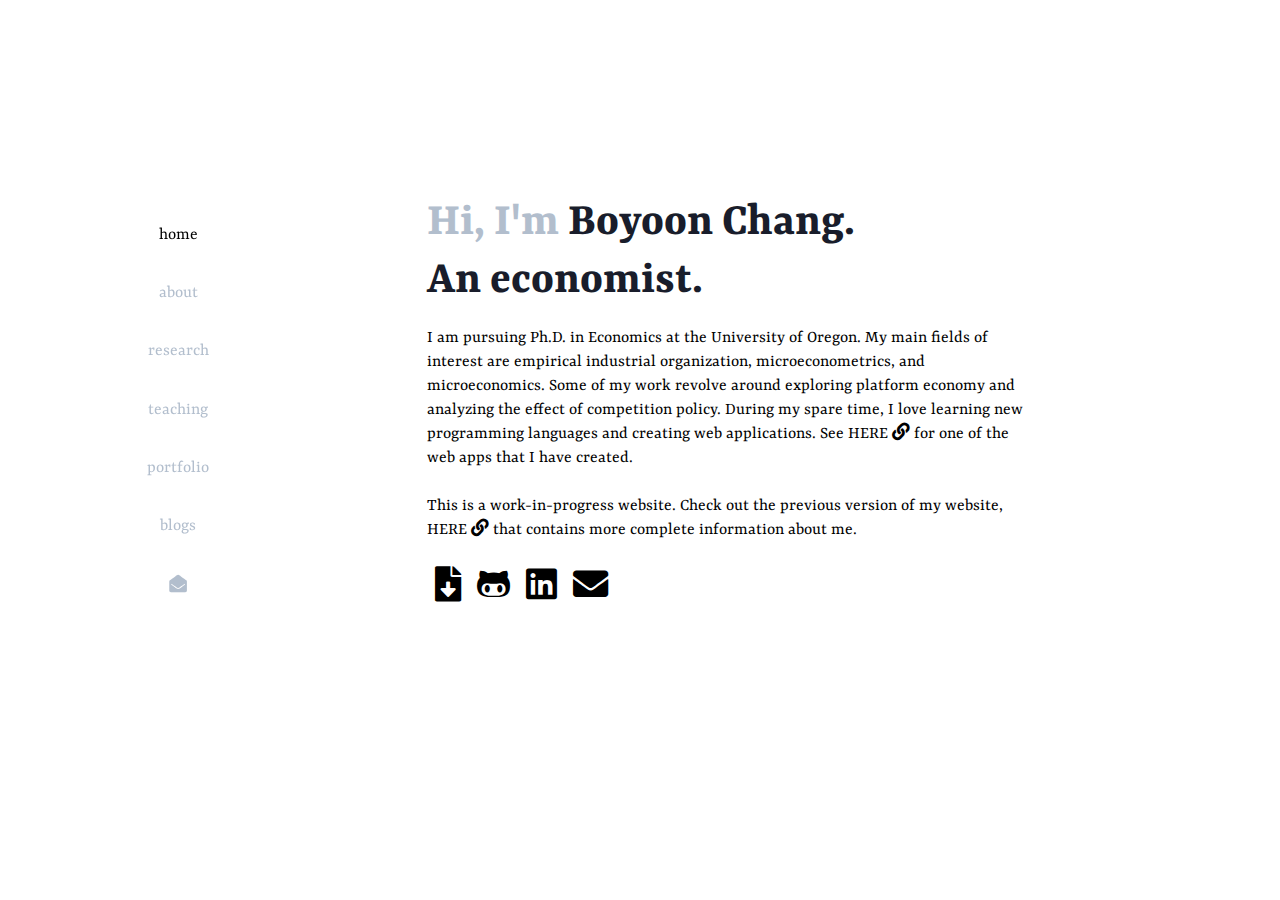
<file: index.html>
<!DOCTYPE html>
<html lang="en">
<head>
  <meta charset="UTF-8">
  <meta http-equiv="X-UA-Compatible" content="IE=edge">
  <meta name="viewport" content="width=device-width, initial-scale=1.0">
  <title>oyoon's website</title>
  <link rel="shortcut icon" type="image/x-icon" href="img/favicon.ico" />
  <link rel="stylesheet" href="styles/styles.css">
  <link rel="preconnect" href="https://fonts.googleapis.com">
  <link href="https://fonts.googleapis.com/css2?family=Yrsa&display=swap" rel="stylesheet">
  <link rel="preconnect" href="https://fonts.gstatic.com" crossorigin>
  <link rel="stylesheet" href="https://cdnjs.cloudflare.com/ajax/libs/font-awesome/5.15.4/css/all.min.css" integrity="sha512-1ycn6IcaQQ40/MKBW2W4Rhis/DbILU74C1vSrLJxCq57o941Ym01SwNsOMqvEBFlcgUa6xLiPY/NS5R+E6ztJQ==" crossorigin="anonymous" referrerpolicy="no-referrer" />
</head>
<body class="main-content">
  <header class="section sec1 header active" id="home">
      <div class="header-content">
        <div class="left-header">
          <div class="h-shape"></div>
        </div>
        <div class="right-header">
          <h1 class="name">
            Hi, I'm <span class="name">Boyoon Chang.<br> An economist.</span> 
          </h1>
          <p>
            I am pursuing Ph.D. in Economics at the University of Oregon. My main fields of interest are empirical industrial organization, microeconometrics, and microeconomics. Some of my work revolve around exploring platform economy and analyzing the effect of competition policy. During my spare time, I love learning new programming languages and creating web applications. See <a href="https://readuck.herokuapp.com/">HERE <i class="fas fa-link"></i> </a> for one of the web apps that I have created.  <br><br>
            This is a work-in-progress website. Check out the previous version of my website,  <a href="https://bchang1.netlify.app"> HERE <i class="fas fa-link"></i> </a> that contains more complete information about me. 
          </p>
          <div class="btn-con">
            <a href="https://www.dropbox.com/s/u7fcuhda9l3eb3y/Chang_CV.pdf?dl=0" class="main-btn">
              <span class="btn-icon">
                <i class="fas fa-file-download fa-2x" title="My CV"></i>
            </span>
            </a>
            <a href="https://github.com/BoyoonChang", class="main-btn">
              <span class="btn-icon">
                <i class="fab fa-github-alt fa-2x"
                title="My Github">
                </i></span>
            </a>
            <a href="https://www.linkedin.com/in/boyoon-chang", class="main-btn">
              <span class="btn-icon">
                <i class="fab fa-linkedin fa-2x" title="My LinkedIn"></i></span>
            </a>
            <a href="mailto:bchang@uoregon.edu", class="main-btn">
              <span class="btn-icon"><i class="fa fa-envelope fa-2x"  title="My Email"></i></span>
            </a>
          </div>

      </div>
  </header>
  <main>
    <section class="section sec2 about" id="about">
      <div class="main-title">
        <h2>About <span>me</span></h2>
      </div>
      <div class="about-container">
        <div class="left-about">
            <h4>Information about me</h4>
            <p>Lorem ipsum dolor sit amet consectetur adipisicing elit. Eveniet labore nihil obcaecati consequatur. Debitis error doloremque, vero eos vel nemo eius voluptatem dicta tenetur modi.

            La musica delectus dolore fugiat exercitationem a, ipsum quidem quo enim natus accusamus labore dolores nam. Unde. Lorem ipsum dolor sit amet consectetur, adipisicing elit. Harum non necessitatibus deleniti eum soluta.</p>
            <div class="btn-con">
              <a href="" class="main-btn">
                <span class="btn-text">Download CV</span>
                <span class="btn-icon"><i class="fas fa-download"></i></span>
              </a>
            </div>
        </div>
        <div class="right-about">
          <div class="about-item">
            <div class="abt-text">
              <p class="large-text">2+</p>
              <p class="small-text">Projects <br/> Completed</p>
            </div>
          </div>
          <div class="about-item">
            <div class="abt-text">
              <p class="large-text">2+</p>
              <p class="small-text">Projects <br/> Completed</p>
            </div>
          </div>
          <div class="about-item">
            <div class="abt-text">
              <p class="large-text">2+</p>
              <p class="small-text">Projects <br/> Completed</p>
            </div>
          </div>
          <div class="about-item">
            <div class="abt-text">
              <p class="large-text">2+</p>
              <p class="small-text">Projects <br/> Completed</p>
            </div>
          </div>
        </div>
      </div>
      <h4 class="stat-title">My Timeline</h4>
      <div class="timeline">
        <div class="timeline-item">
          <div class="tl-icon">
            <i class="fas fa-briefcase"></i>
          </div>
          <p class="tl-duration">2010-present</p>
          <h5>Web Developer<span>-Bosoft</span></h5>
        </div>
      </div>
    </section>
    <section class="section sec3 research" id="research">
      <h1>Research</h1>
    </section>
    <section class="section sec4 teaching" id="teaching">
      <h1>Teaching</h1>
    </section>
    <section class="section sec5 portfolio" id="portfolio">
      <div class="main-title">
        <h2>Portfolio</h2>
      </div>
      <div class="about-container">
        <div class="left-about">

        </div>
        <div class="right-about">
          <div class="about-item">
            <div class="abt-text">
              <p class="medium-text">
                <a href="https://boyoonchang.github.io/fun_projects/">Fun projects</a>
              </p>
              <p class="med-small-text">Description</p>
            </div>
          </div>
          <div class="about-item">
            <div class="abt-text">
              <p class="large-text">2+</p>
              <p class="small-text">Projects <br/> Completed</p>
            </div>
          </div>
          <div class="about-item">
            <div class="abt-text">
              <p class="large-text">2+</p>
              <p class="small-text">Projects <br/> Completed</p>
            </div>
          </div>
          <div class="about-item">
            <div class="abt-text">
              <p class="large-text">2+</p>
              <p class="small-text">Projects <br/> Completed</p>
            </div>
          </div>
        </div>
    </div>

    </section>
    <section class="section sec6 blogs" id="blogs">
      <h1>Blogs</h1>
    </section>
    <section class="section sec7 contact" id="contact">
      <h1>Contacts</h1>
    </section>
  </main>

  <div class="controls">
    <div class="control control-1 active-btn" data-id="home"> 
      <i class="no-italics">home</i>
    </div>
    <div class="control control-2" data-id="about">
      <i class="no-italics" href="about/index.html">about</i>
    </div>
    <div class="control control-3" data-id="research">
      <i class="no-italics">research</i>
    </div>
    <div class="control control-4" data-id="teaching">
      <i class="no-italics">teaching</i>
    </div>
    <div class="control control-5" data-id="portfolio">
      <i class="no-italics">portfolio</i>
    </div>
    <div class="control control-6" data-id="blogs">
      <i class="no-italics">blogs</i>
    </div>
    <div class="control control-7" data-id="contact">
      <i class="fas fa-envelope-open "></i>
    </div>
  </div>
</body>
<script src="app.js"></script>
</html>
</file>
<file: styles/styles.css>
* {
  margin: 0;
  padding: 0;
  -webkit-box-sizing: border-box;
          box-sizing: border-box;
  list-style: none;
}

.no-italics {
  font-style: normal;
}

:root {
  --color-primary: #191d2b;
  --color-secondary: #191d2b;
  --color-white: #FFFFFF;
  --color-black: #000;
  --color-grey0: #f8f8f8;
  --color-grey-1: #dbe1e8;
  --color-grey-2: #b2becd;
  --color-grey-3: #6c7983;
  --color-grey-4: #454e56;
  --color-grey-5: #2a2e35;
  --color-grey-6: #1b1512;
  --br-sm-2: 14px;
  --box-shadow-1: 0 3px 15px rgba(0,0,0,0.3);
}

body {
  font-family: 'Yrsa', serif;
  background-color: var(--color-white);
  font-size: 1.1rem;
  color: var(--color-black);
  -webkit-transition: all .4s ease-in-out;
  transition: all .4s ease-in-out;
}

a {
  display: inline-block;
  text-decoration: none;
  color: inherit;
  font-family: inherit;
}

header {
  height: 100vh;
  color: var(--color-white);
  overflow: hidden;
}

section {
  min-height: 100vh;
  width: 100%;
  position: absolute;
  left: 0;
  top: 0;
  padding: 3rem 18rem;
}

.section {
  -webkit-transform: translateY(-100%) scale(0);
          transform: translateY(-100%) scale(0);
  -webkit-transition: all .4s ease-in-out;
  transition: all .4s ease-in-out;
  background-color: var(--color-white);
}

.sec1 {
  display: none;
  -webkit-transform: translateY(0) scale(1);
          transform: translateY(0) scale(1);
}

.sec2 {
  display: none;
  -webkit-transform: translateY(0) scale(1);
          transform: translateY(0) scale(1);
}

.sec3 {
  display: none;
  -webkit-transform: translateY(0) scale(1);
          transform: translateY(0) scale(1);
}

.sec4 {
  display: none;
  -webkit-transform: translateY(0) scale(1);
          transform: translateY(0) scale(1);
}

.sec5 {
  display: none;
  -webkit-transform: translateY(0) scale(1);
          transform: translateY(0) scale(1);
}

.sec6 {
  display: none;
  -webkit-transform: translateY(0) scale(1);
          transform: translateY(0) scale(1);
}

.sec7 {
  display: none;
  -webkit-transform: translateY(0) scale(1);
          transform: translateY(0) scale(1);
}

.active {
  display: block;
  -webkit-animation: scaleAnim 1s ease-in-out;
          animation: scaleAnim 1s ease-in-out;
}

.controls {
  position: fixed;
  z-index: 10;
  top: 50%;
  left: 10%;
  display: -webkit-box;
  display: -ms-flexbox;
  display: flex;
  -webkit-box-orient: vertical;
  -webkit-box-direction: normal;
      -ms-flex-direction: column;
          flex-direction: column;
  -webkit-box-align: center;
      -ms-flex-align: center;
          align-items: center;
  -webkit-box-pack: center;
      -ms-flex-pack: center;
          justify-content: center;
  -webkit-transform: translateY(-60%);
          transform: translateY(-60%);
}

.controls .active-btn {
  color: var(--color-black);
  -webkit-transition: all .4s ease-in-out;
  transition: all .4s ease-in-out;
}

.controls .active-btn i {
  color: var(--color-black) !important;
}

.controls .control {
  padding: 1rem;
  cursor: pointer;
  border-color: var(--color-black);
  background-color: var(--color-white);
  color: var(--color-black);
  width: 100px;
  height: 55px;
  border-radius: 0%;
  display: -webkit-box;
  display: -ms-flexbox;
  display: flex;
  -webkit-box-pack: center;
      -ms-flex-pack: center;
          justify-content: center;
  -webkit-box-align: center;
      -ms-flex-align: center;
          align-items: center;
  margin: .1rem 0;
}

.controls .control i {
  font-size: 1.1rem;
  color: var(--color-grey-2);
  pointer-events: none;
}

.controls .control span {
  margin: .7rem 0;
}

/* Header-content */
.header-content {
  color: var(--color-black);
  display: -ms-grid;
  display: grid;
  -ms-grid-columns: 1fr 2fr;
      grid-template-columns: 1fr 2fr;
  height: 100%;
}

.header-content .right-header {
  color: var(--color-grey-2);
  display: -webkit-box;
  display: -ms-flexbox;
  display: flex;
  -webkit-box-orient: vertical;
  -webkit-box-direction: normal;
      -ms-flex-direction: column;
          flex-direction: column;
  -webkit-box-pack: center;
      -ms-flex-pack: center;
          justify-content: center;
  padding-right: 15rem;
  padding-bottom: 6rem;
}

.header-content .right-header .name {
  font-size: 3rem;
}

.header-content .right-header .name span {
  color: var(--color-secondary);
}

.header-content .right-header p {
  margin: 1rem 0;
  line-height: 1.5rem;
  color: var(--color-black);
}

.header-content .left-header {
  display: -webkit-box;
  display: -ms-flexbox;
  display: flex;
  -webkit-box-align: center;
      -ms-flex-align: center;
          align-items: center;
  position: relative;
}

.header-content .left-header .h-shape {
  -webkit-transition: all .4s ease-in-out;
  transition: all .4s ease-in-out;
  width: 65%;
  height: 100%;
  background-color: var(--color-white);
  position: absolute;
  left: 0;
  top: 0;
  z-index: -1;
  -webkit-clip-path: polygon(0 0, 80% 0%, 100% 100%, 0% 100%);
          clip-path: polygon(0 0, 80% 0%, 100% 100%, 0% 100%);
}

.header-content .left-header .image {
  border-radius: var(--br-sm-2);
  width: 40%;
  height: 40%;
  margin: 4rem;
  background-color: var(--color-black);
  -webkit-transition: all .4s ease-in-out;
  transition: all .4s ease-in-out;
}

.header-content .left-header .image img {
  width: 100%;
  height: 100%;
  -o-object-fit: cover;
     object-fit: cover;
  -webkit-transition: all .4s ease-in-out;
  transition: all .4s ease-in-out;
  -webkit-filter: grayscale(0%);
          filter: grayscale(0%);
}

.header-content .left-header .image img:hover {
  -webkit-filter: grayscale(20%);
          filter: grayscale(20%);
}

/*About*/
.about-container {
  display: -ms-grid;
  display: grid;
  -ms-grid-columns: (1fr)[2];
      grid-template-columns: repeat(2, 1fr);
  padding-top: 3.5rem;
  padding-bottom: 5rem;
}

.about-container .right-about {
  display: -ms-grid;
  display: grid;
  -ms-grid-columns: (1fr)[2];
      grid-template-columns: repeat(2, 1fr);
  grid-gap: 2rem;
}

.about-container .right-about .about-item {
  border: 1px solid var(--color-grey-5);
  border-radius: 5px;
  -webkit-transition: all .4s ease-in-out;
  transition: all .4s ease-in-out;
  -webkit-box-shadow: 1px 2px 15px rgba(0, 0, 0, 0.1);
          box-shadow: 1px 2px 15px rgba(0, 0, 0, 0.1);
}

.about-container .right-about .about-item:hover {
  cursor: default;
  -webkit-transform: translateY(-5px);
          transform: translateY(-5px);
  border: 1px solid var(--color-secondary);
  -webkit-box-shadow: 15px 15px 15px rgba(0, 0, 0, 0.32);
          box-shadow: 15px 15px 15px rgba(0, 0, 0, 0.32);
}

.about-container .right-about .about-item .abt-text {
  padding: 1.5rem;
  display: -webkit-box;
  display: -ms-flexbox;
  display: flex;
  -webkit-box-orient: vertical;
  -webkit-box-direction: normal;
      -ms-flex-direction: column;
          flex-direction: column;
}

.about-container .right-about .about-item .abt-text .large-text {
  font-size: 3rem;
  font-weight: 700;
  color: var(--color-secondary);
}

.about-container .right-about .about-item .abt-text .medium-text {
  font-size: 2rem;
  font-weight: 700;
  color: var(--color-secondary);
}

.about-container .right-about .about-item .abt-text .med-small-text {
  padding-top: 0.3em;
  position: relative;
  text-transform: uppercase;
  font-size: 1.2rem;
  color: var(--color-grey-1);
  letter-spacing: 2px;
}

.about-container .right-about .about-item .abt-text .small-text {
  padding-left: 3rem;
  position: relative;
  text-transform: uppercase;
  font-size: 1.2rem;
  color: var(--color-grey-1);
  letter-spacing: 2px;
}

.about-container .left-about {
  padding-right: 5rem;
  padding-left: 5rem;
}

.about-container .left-about p {
  line-height: 1.5rem;
  padding: 3rem;
  color: var(--color-grey-5);
}

.about-container .left-about h4 {
  font-size: 2rem;
}

/**/
/* Independent components */
.btn-con {
  display: -webkit-box;
  display: -ms-flexbox;
  display: flex;
  -ms-flex-item-align: start;
      align-self: flex-start;
}

.main-btn {
  color: inherit;
  font-weight: 600;
  position: relative;
  display: -webkit-box;
  display: -ms-flexbox;
  display: flex;
  -ms-flex-item-align: start;
      align-self: flex-start;
  display: flex;
  -webkit-box-align: center;
      -ms-flex-align: center;
          align-items: center;
  overflow: hidden;
}

.main-btn .btn-text {
  padding: 0 1rem;
  color: var(--color-black);
}

.main-btn .btn-icon {
  color: black;
  background-color: var(--color-white);
  display: -webkit-box;
  display: -ms-flexbox;
  display: flex;
  -webkit-box-align: center;
      -ms-flex-align: center;
          align-items: center;
  -webkit-box-pack: center;
      -ms-flex-pack: center;
          justify-content: center;
  border-radius: 0%;
  padding: 0.5rem;
  -webkit-transition: all ease-in-out 0.2s;
  transition: all ease-in-out 0.2s;
  cursor: pointer;
}

.main-btn .btn-icon:hover {
  background-color: #ddd;
}

.main-title {
  text-align: center;
}

.main-title h2 {
  position: relative;
  text-transform: uppercase;
  font-size: 2rem;
  font-weight: 700;
}

.main-title h2 span {
  color: var(--color-secondary);
}

.main-title h2 .bg-text {
  position: absolute;
  top: 50%;
  left: 50%;
  color: var(--color-grey-5);
  -webkit-transition: all .4s ease-in-out;
  transition: all .4s ease-in-out;
  z-index: -1;
  -webkit-transform: translate(-50%, -50%);
          transform: translate(-50%, -50%);
  font-weight: 800;
  font-size: 6.3rem;
}
/*# sourceMappingURL=styles.css.map */
</file>
